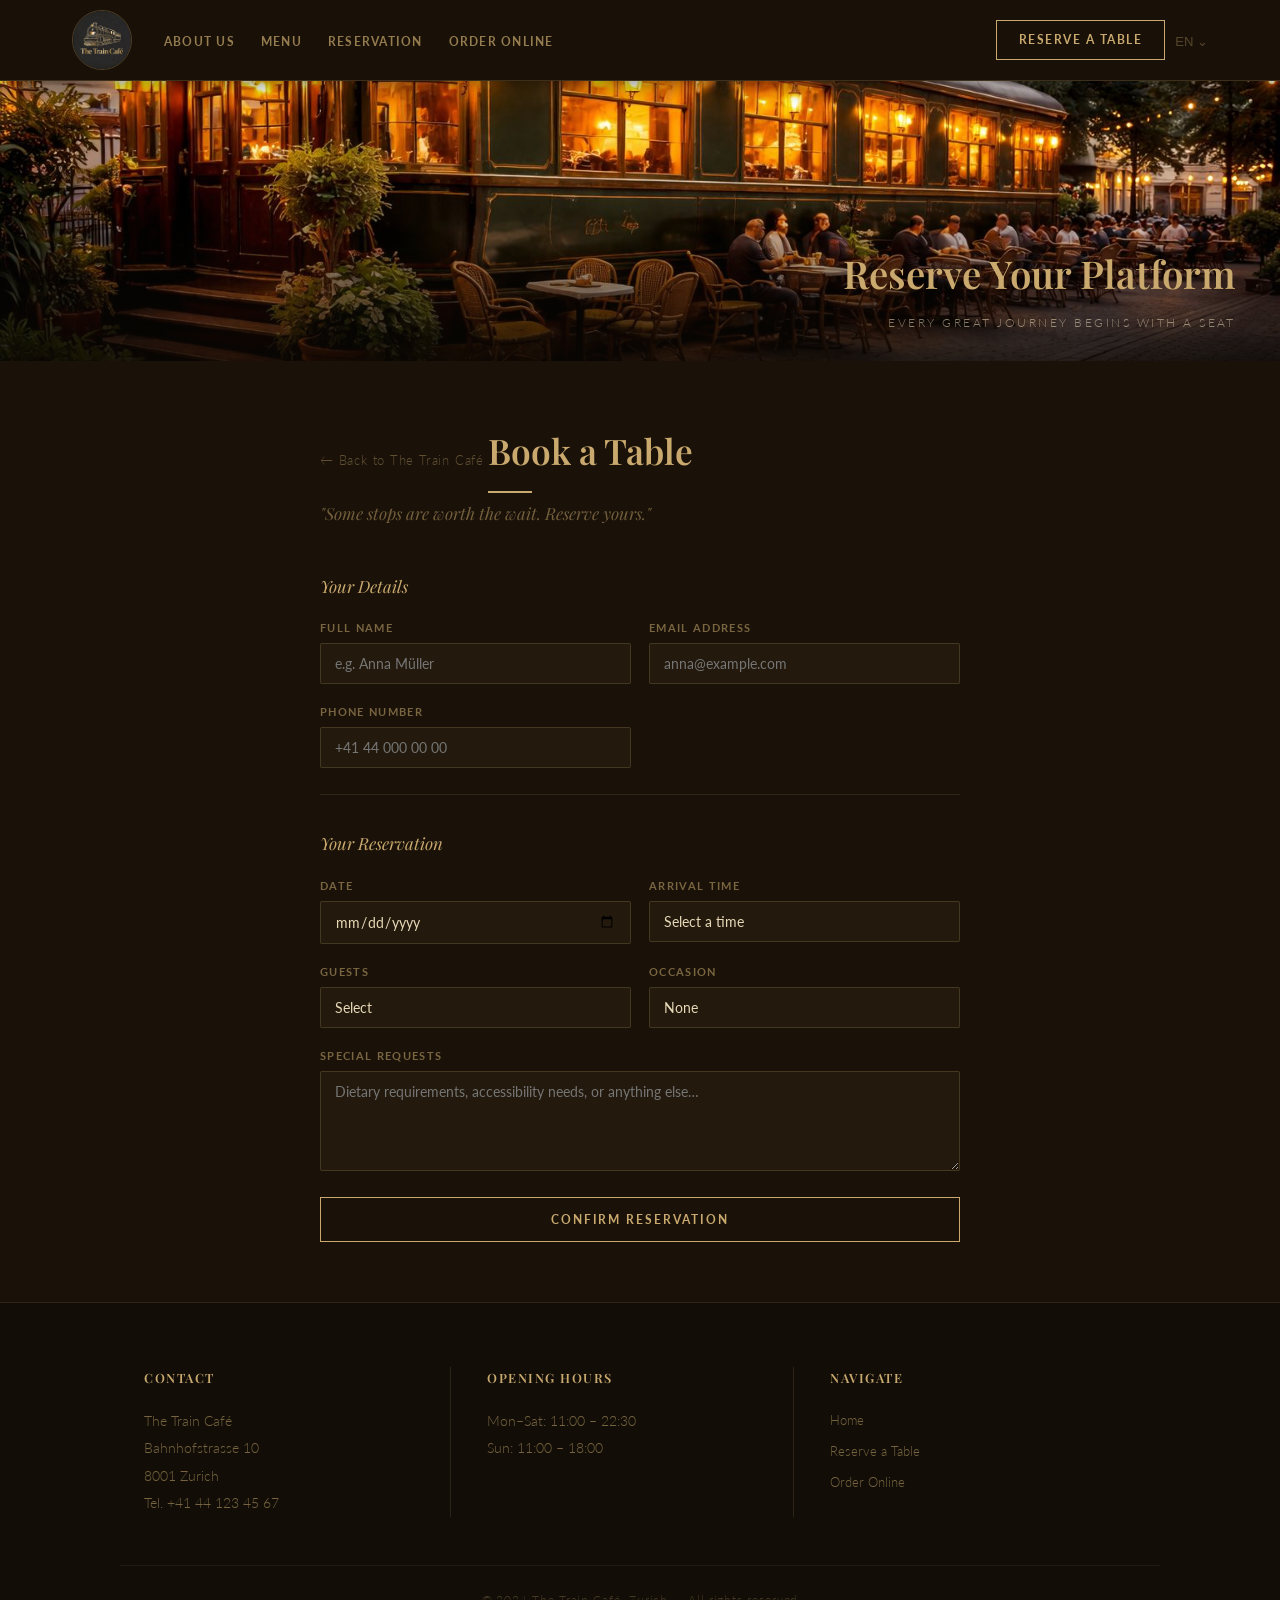
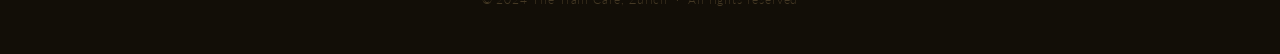
<file: Projects/Static_Website/booking.html>
<!DOCTYPE html>
<html lang="en">
<head>
    <meta charset="UTF-8">
    <meta name="viewport" content="width=device-width, initial-scale=1.0">
    <title>Reserve a Table — The Train Café</title>
    <meta name="description" content="Reserve a table at The Train Café in Zurich. Choose your date, time and number of guests for an unforgettable dining experience.">
    <link rel="preconnect" href="https://fonts.googleapis.com">
    <link rel="preconnect" href="https://fonts.gstatic.com" crossorigin>
    <link href="https://fonts.googleapis.com/css2?family=Playfair+Display:ital,wght@0,400;0,600;1,400&family=Lato:wght@300;400;700&display=swap" rel="stylesheet">
    <link rel="stylesheet" href="index.css">
</head>
<body>

    <header class="main-header">
        <div class="nav-container">
            <div class="nav-left">
                <img src="images/Logo.jpg" alt="The Train Café" class="mini-logo">
                <nav class="nav-links">
                    <a href="index.html#about-section">About Us</a>
                    <a href="index.html#menu-section">Menu</a>
                    <a href="booking.html">Reservation</a>
                    <a href="order.html">Order Online</a>
                </nav>
            </div>
            <div class="nav-right">
                <a href="booking.html" class="btn-reserve">Reserve a Table</a>
                <div class="lang-selector"><button>EN <span>&#8964;</span></button></div>
            </div>
        </div>
    </header>

    <section class="page-hero">
        <div class="hero-overlay">
            <h1>Reserve Your Platform</h1>
            <p>Every great journey begins with a seat</p>
        </div>
    </section>

    <section class="form-section">
        <a href="index.html" class="back-link">Back to The Train Café</a>
        <h2 class="section-title">Book a Table</h2>
        <p class="form-tagline">"Some stops are worth the wait. Reserve yours."</p>

        <form id="bookingForm" novalidate>
            <div class="form-grid">

                <p class="form-section-label">Your Details</p>

                <div class="form-group">
                    <label for="name">Full Name</label>
                    <input type="text" id="name" name="name" placeholder="e.g. Anna Müller" required autocomplete="name">
                </div>
                <div class="form-group">
                    <label for="email">Email Address</label>
                    <input type="email" id="email" name="email" placeholder="anna@example.com" required autocomplete="email">
                </div>
                <div class="form-group">
                    <label for="phone">Phone Number</label>
                    <input type="tel" id="phone" name="phone" placeholder="+41 44 000 00 00" autocomplete="tel">
                </div>
                <div class="form-group"><!-- spacer --></div>

                <div class="form-divider"></div>
                <p class="form-section-label">Your Reservation</p>

                <div class="form-group">
                    <label for="date">Date</label>
                    <input type="date" id="date" name="date" required>
                </div>
                <div class="form-group">
                    <label for="time">Arrival Time</label>
                    <select id="time" name="time" required>
                        <option value="">Select a time</option>
                        <option>11:00</option><option>12:00</option><option>13:00</option>
                        <option>14:00</option><option>18:00</option><option>19:00</option>
                        <option>20:00</option><option>21:00</option><option>22:00</option>
                    </select>
                </div>
                <div class="form-group">
                    <label for="guests">Guests</label>
                    <select id="guests" name="guests" required>
                        <option value="">Select</option>
                        <option>1</option><option>2</option><option>3</option>
                        <option>4</option><option>5</option><option>6</option>
                        <option>7</option><option>8+</option>
                    </select>
                </div>
                <div class="form-group">
                    <label for="occasion">Occasion</label>
                    <select id="occasion" name="occasion">
                        <option value="">None</option>
                        <option>Birthday</option><option>Anniversary</option>
                        <option>Business lunch</option><option>Date night</option><option>Other</option>
                    </select>
                </div>
                <div class="form-group full">
                    <label for="notes">Special Requests</label>
                    <textarea id="notes" name="notes" placeholder="Dietary requirements, accessibility needs, or anything else…"></textarea>
                </div>

                <button type="submit" class="submit-btn" id="submitBtn">Confirm Reservation</button>
                <div class="success-msg" id="successMsg">&#10003;&nbsp; Your table is reserved! We look forward to welcoming you aboard. A confirmation has been sent to your email.</div>
                <div class="error-msg" id="errorMsg">Something went wrong. Please try again or call us on +41 44 123 45 67.</div>
            </div>
        </form>
    </section>

    <footer class="site-footer">
        <div class="footer-container">
            <div class="footer-col">
                <h4 class="footer-heading">Contact</h4>
                <p>The Train Café</p>
                <p>Bahnhofstrasse 10</p>
                <p>8001 Zurich</p>
                <p>Tel. +41 44 123 45 67</p>
            </div>
            <div class="footer-col">
                <h4 class="footer-heading">Opening Hours</h4>
                <p>Mon–Sat: 11:00 – 22:30</p>
                <p>Sun: 11:00 – 18:00</p>
            </div>
            <div class="footer-col">
                <h4 class="footer-heading">Navigate</h4>
                <div class="footer-links">
                    <a href="index.html">Home</a>
                    <a href="booking.html">Reserve a Table</a>
                    <a href="order.html">Order Online</a>
                </div>
            </div>
        </div>
        <div class="footer-bottom">&copy; 2024 The Train Café, Zurich &nbsp;·&nbsp; All rights reserved</div>
    </footer>

    <script>
        // ── Set min date to today ──────────────────────
        const dateInput = document.getElementById('date');
        const today = new Date().toISOString().split('T')[0];
        dateInput.min = today;

        // ── API Gateway URL ───────────────────────────
        // Replace with your actual API Gateway Invoke URL from Phase 3 Step 5
        // Example: https://abc123.execute-api.us-east-1.amazonaws.com
        const API_URL = 'YOUR-API-GATEWAY-INVOKE-URL';

        // ── Form submission ───────────────────────────
        document.getElementById('bookingForm').addEventListener('submit', async function(e) {
            e.preventDefault();

            const btn = document.getElementById('submitBtn');
            const successMsg = document.getElementById('successMsg');
            const errorMsg = document.getElementById('errorMsg');

            // Hide previous messages
            successMsg.style.display = 'none';
            errorMsg.style.display = 'none';

            // Collect form data
            const data = {
                name:     document.getElementById('name').value.trim(),
                email:    document.getElementById('email').value.trim(),
                phone:    document.getElementById('phone').value.trim(),
                date:     document.getElementById('date').value,
                time:     document.getElementById('time').value,
                guests:   document.getElementById('guests').value,
                occasion: document.getElementById('occasion').value,
                notes:    document.getElementById('notes').value.trim()
            };

            // Basic validation
            if (!data.name || !data.email || !data.date || !data.time || !data.guests) {
                errorMsg.textContent = 'Please fill in all required fields.';
                errorMsg.style.display = 'block';
                return;
            }

            // Disable button while submitting
            btn.disabled = true;
            btn.textContent = 'Sending…';

            try {
                const res = await fetch(API_URL + '/booking', {
                    method: 'POST',
                    headers: { 'Content-Type': 'application/json' },
                    body: JSON.stringify(data)
                });

                if (!res.ok) throw new Error('Server error: ' + res.status);
                const json = await res.json();

                // Show success
                successMsg.style.display = 'block';
                document.getElementById('bookingForm').reset();
                btn.textContent = 'Reservation Confirmed';

            } catch (err) {
                console.error(err);
                errorMsg.textContent = 'Something went wrong. Please try again or call +41 44 123 45 67.';
                errorMsg.style.display = 'block';
                btn.disabled = false;
                btn.textContent = 'Confirm Reservation';
            }
        });
    </script>

</body>
</html>
</file>
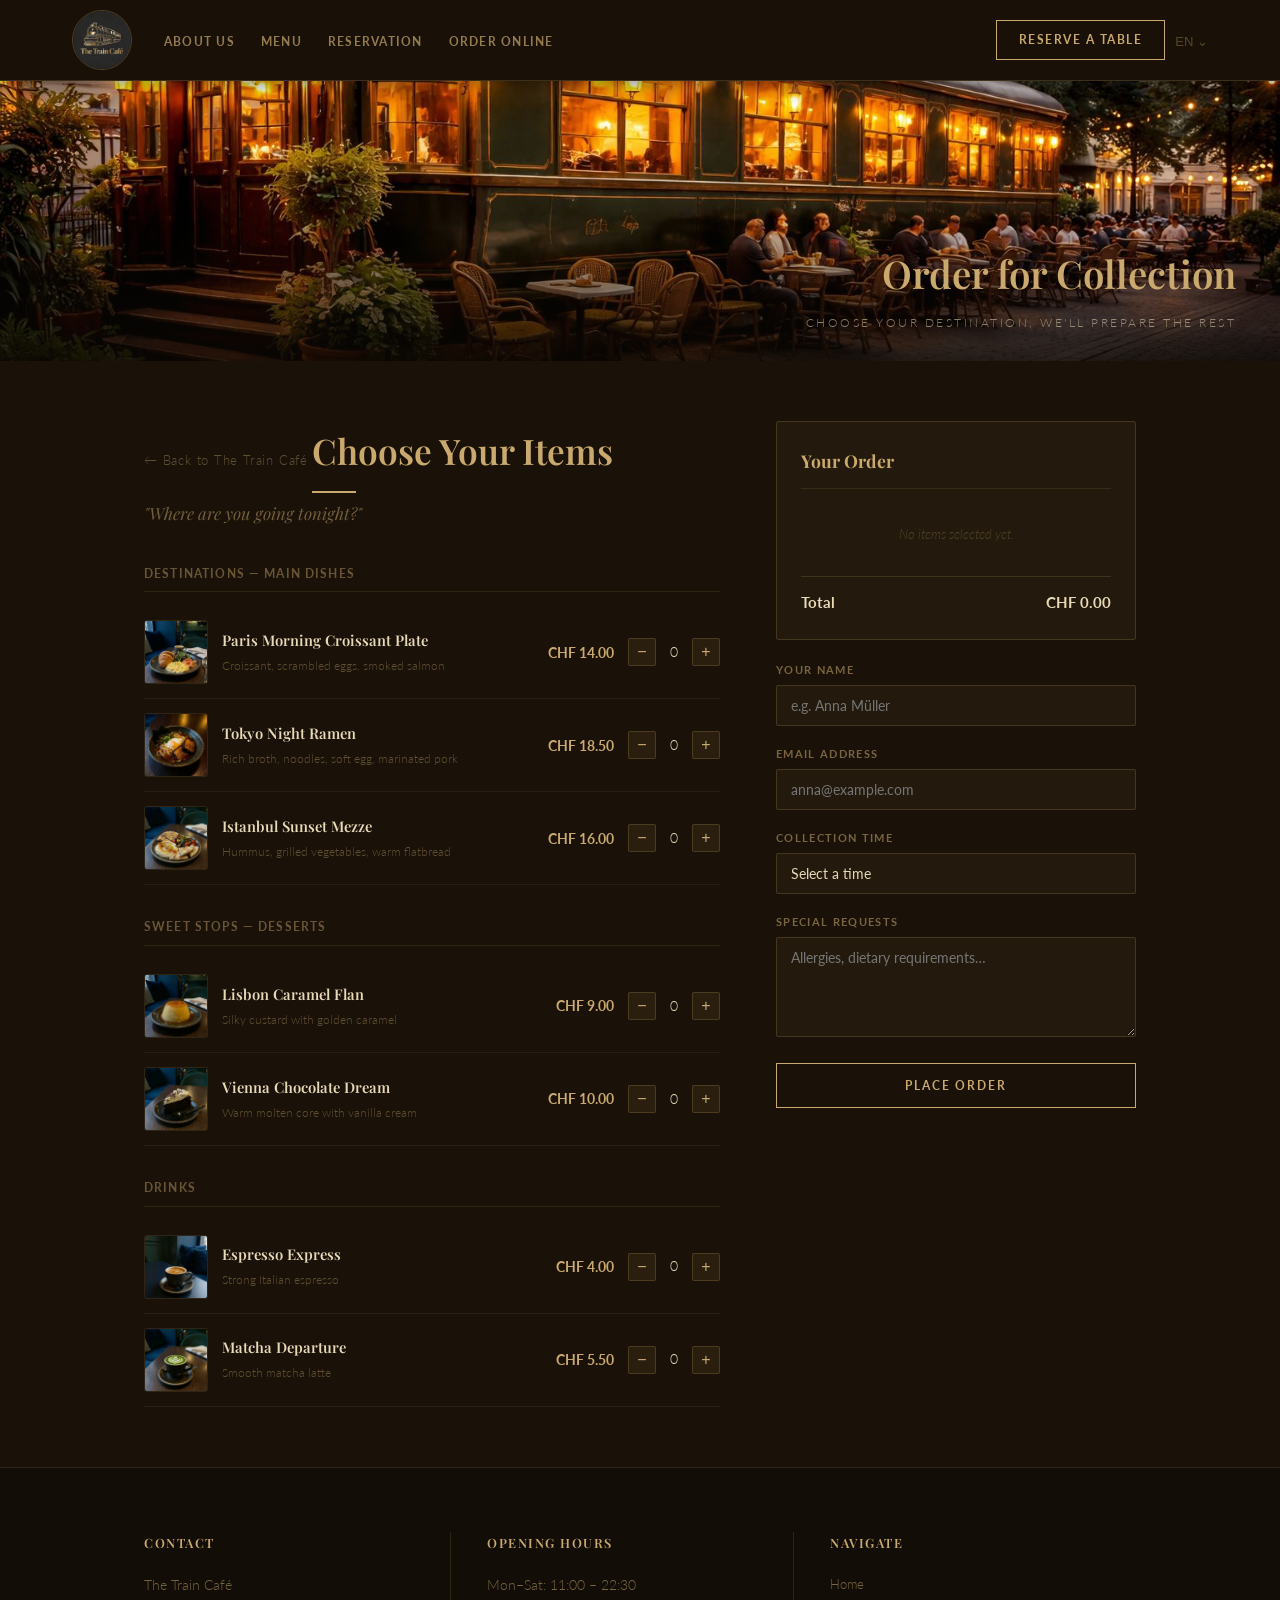
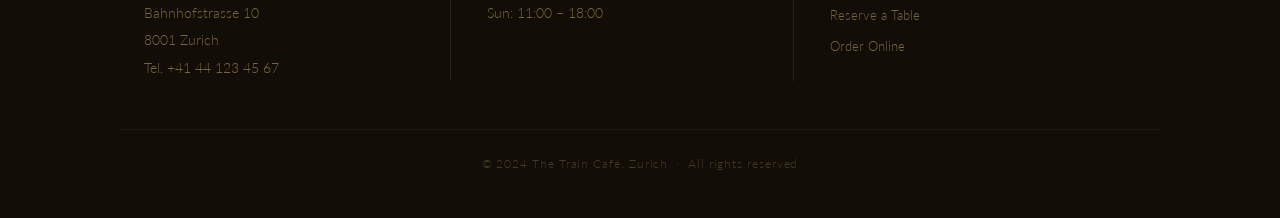
<file: Projects/Static_Website/order.html>
<!DOCTYPE html>
<html lang="en">
<head>
    <meta charset="UTF-8">
    <meta name="viewport" content="width=device-width, initial-scale=1.0">
    <title>Order Online — The Train Café</title>
    <meta name="description" content="Order online from The Train Café. Choose from our menu of international dishes and collect your order at the station.">
    <link rel="preconnect" href="https://fonts.googleapis.com">
    <link rel="preconnect" href="https://fonts.gstatic.com" crossorigin>
    <link href="https://fonts.googleapis.com/css2?family=Playfair+Display:ital,wght@0,400;0,600;1,400&family=Lato:wght@300;400;700&display=swap" rel="stylesheet">
    <link rel="stylesheet" href="index.css">
</head>
<body>

    <header class="main-header">
        <div class="nav-container">
            <div class="nav-left">
                <img src="images/Logo.jpg" alt="The Train Café" class="mini-logo">
                <nav class="nav-links">
                    <a href="index.html#about-section">About Us</a>
                    <a href="index.html#menu-section">Menu</a>
                    <a href="booking.html">Reservation</a>
                    <a href="order.html">Order Online</a>
                </nav>
            </div>
            <div class="nav-right">
                <a href="booking.html" class="btn-reserve">Reserve a Table</a>
                <div class="lang-selector"><button>EN <span>&#8964;</span></button></div>
            </div>
        </div>
    </header>

    <section class="page-hero">
        <div class="hero-overlay">
            <h1>Order for Collection</h1>
            <p>Choose your destination, we'll prepare the rest</p>
        </div>
    </section>

    <div class="order-layout">

        <!-- ── MENU PICKER ── -->
        <div class="menu-picker">
            <a href="index.html" class="back-link">Back to The Train Café</a>
            <h2 class="section-title">Choose Your Items</h2>
            <p class="form-tagline">"Where are you going tonight?"</p>

            <h3>Destinations — Main Dishes</h3>

            <div class="menu-item" data-name="Paris Morning Croissant Plate" data-price="14.00">
                <img src="images/Croissant.jpg" alt="Paris">
                <div class="menu-item-info">
                    <h4>Paris Morning Croissant Plate</h4>
                    <p>Croissant, scrambled eggs, smoked salmon</p>
                </div>
                <span class="menu-item-price">CHF 14.00</span>
                <div class="qty-control">
                    <button class="qty-btn" onclick="changeQty(this,-1)" aria-label="Decrease">&#8722;</button>
                    <span class="qty-num">0</span>
                    <button class="qty-btn" onclick="changeQty(this,1)" aria-label="Increase">&#43;</button>
                </div>
            </div>

            <div class="menu-item" data-name="Tokyo Night Ramen" data-price="18.50">
                <img src="images/Ramen.jpg" alt="Tokyo">
                <div class="menu-item-info">
                    <h4>Tokyo Night Ramen</h4>
                    <p>Rich broth, noodles, soft egg, marinated pork</p>
                </div>
                <span class="menu-item-price">CHF 18.50</span>
                <div class="qty-control">
                    <button class="qty-btn" onclick="changeQty(this,-1)" aria-label="Decrease">&#8722;</button>
                    <span class="qty-num">0</span>
                    <button class="qty-btn" onclick="changeQty(this,1)" aria-label="Increase">&#43;</button>
                </div>
            </div>

            <div class="menu-item" data-name="Istanbul Sunset Mezze" data-price="16.00">
                <img src="images/Meze.jpg" alt="Istanbul">
                <div class="menu-item-info">
                    <h4>Istanbul Sunset Mezze</h4>
                    <p>Hummus, grilled vegetables, warm flatbread</p>
                </div>
                <span class="menu-item-price">CHF 16.00</span>
                <div class="qty-control">
                    <button class="qty-btn" onclick="changeQty(this,-1)" aria-label="Decrease">&#8722;</button>
                    <span class="qty-num">0</span>
                    <button class="qty-btn" onclick="changeQty(this,1)" aria-label="Increase">&#43;</button>
                </div>
            </div>

            <h3>Sweet Stops — Desserts</h3>

            <div class="menu-item" data-name="Lisbon Caramel Flan" data-price="9.00">
                <img src="images/Flan.jpg" alt="Flan">
                <div class="menu-item-info">
                    <h4>Lisbon Caramel Flan</h4>
                    <p>Silky custard with golden caramel</p>
                </div>
                <span class="menu-item-price">CHF 9.00</span>
                <div class="qty-control">
                    <button class="qty-btn" onclick="changeQty(this,-1)" aria-label="Decrease">&#8722;</button>
                    <span class="qty-num">0</span>
                    <button class="qty-btn" onclick="changeQty(this,1)" aria-label="Increase">&#43;</button>
                </div>
            </div>

            <div class="menu-item" data-name="Vienna Chocolate Dream" data-price="10.00">
                <img src="images/Vienna%20Cake.jpg" alt="Chocolate">
                <div class="menu-item-info">
                    <h4>Vienna Chocolate Dream</h4>
                    <p>Warm molten core with vanilla cream</p>
                </div>
                <span class="menu-item-price">CHF 10.00</span>
                <div class="qty-control">
                    <button class="qty-btn" onclick="changeQty(this,-1)" aria-label="Decrease">&#8722;</button>
                    <span class="qty-num">0</span>
                    <button class="qty-btn" onclick="changeQty(this,1)" aria-label="Increase">&#43;</button>
                </div>
            </div>

            <h3>Drinks</h3>

            <div class="menu-item" data-name="Espresso Express" data-price="4.00">
                <img src="images/Espresso.jpg" alt="Espresso">
                <div class="menu-item-info">
                    <h4>Espresso Express</h4>
                    <p>Strong Italian espresso</p>
                </div>
                <span class="menu-item-price">CHF 4.00</span>
                <div class="qty-control">
                    <button class="qty-btn" onclick="changeQty(this,-1)" aria-label="Decrease">&#8722;</button>
                    <span class="qty-num">0</span>
                    <button class="qty-btn" onclick="changeQty(this,1)" aria-label="Increase">&#43;</button>
                </div>
            </div>

            <div class="menu-item" data-name="Matcha Departure" data-price="5.50">
                <img src="images/Matcha.jpg" alt="Matcha">
                <div class="menu-item-info">
                    <h4>Matcha Departure</h4>
                    <p>Smooth matcha latte</p>
                </div>
                <span class="menu-item-price">CHF 5.50</span>
                <div class="qty-control">
                    <button class="qty-btn" onclick="changeQty(this,-1)" aria-label="Decrease">&#8722;</button>
                    <span class="qty-num">0</span>
                    <button class="qty-btn" onclick="changeQty(this,1)" aria-label="Increase">&#43;</button>
                </div>
            </div>
        </div>

        <!-- ── ORDER SUMMARY + FORM ── -->
        <div class="order-form-panel">
            <div class="order-summary">
                <h3>Your Order</h3>
                <div class="summary-items" id="summaryItems">
                    <p class="summary-empty" id="summaryEmpty">No items selected yet.</p>
                </div>
                <div class="summary-total">
                    <span>Total</span>
                    <span id="totalPrice">CHF 0.00</span>
                </div>
            </div>

            <form id="orderForm" style="margin-top: 20px;" novalidate>
                <div class="form-grid">
                    <div class="form-group full">
                        <label for="order-name">Your Name</label>
                        <input type="text" id="order-name" name="name" placeholder="e.g. Anna Müller" required autocomplete="name">
                    </div>
                    <div class="form-group full">
                        <label for="order-email">Email Address</label>
                        <input type="email" id="order-email" name="email" placeholder="anna@example.com" required autocomplete="email">
                    </div>
                    <div class="form-group full">
                        <label for="pickup">Collection Time</label>
                        <select id="pickup" name="pickup" required>
                            <option value="">Select a time</option>
                            <option>11:30</option><option>12:00</option><option>12:30</option>
                            <option>13:00</option><option>13:30</option><option>18:00</option>
                            <option>18:30</option><option>19:00</option><option>19:30</option><option>20:00</option>
                        </select>
                    </div>
                    <div class="form-group full">
                        <label for="order-notes">Special Requests</label>
                        <textarea id="order-notes" name="notes" placeholder="Allergies, dietary requirements…"></textarea>
                    </div>
                    <button type="submit" class="submit-btn" id="submitBtn">Place Order</button>
                    <div class="success-msg" id="successMsg">&#10003;&nbsp; Order received! We'll have it ready for collection at your chosen time.</div>
                    <div class="error-msg" id="errorMsg">Something went wrong. Please try again or call +41 44 123 45 67.</div>
                </div>
            </form>
        </div>
    </div>

    <footer class="site-footer">
        <div class="footer-container">
            <div class="footer-col">
                <h4 class="footer-heading">Contact</h4>
                <p>The Train Café</p>
                <p>Bahnhofstrasse 10</p>
                <p>8001 Zurich</p>
                <p>Tel. +41 44 123 45 67</p>
            </div>
            <div class="footer-col">
                <h4 class="footer-heading">Opening Hours</h4>
                <p>Mon–Sat: 11:00 – 22:30</p>
                <p>Sun: 11:00 – 18:00</p>
            </div>
            <div class="footer-col">
                <h4 class="footer-heading">Navigate</h4>
                <div class="footer-links">
                    <a href="index.html">Home</a>
                    <a href="booking.html">Reserve a Table</a>
                    <a href="order.html">Order Online</a>
                </div>
            </div>
        </div>
        <div class="footer-bottom">&copy; 2024 The Train Café, Zurich &nbsp;·&nbsp; All rights reserved</div>
    </footer>

    <script>
        // ── API Gateway URL ───────────────────────────
        // Replace with your actual API Gateway Invoke URL from Phase 3 Step 5
        const API_URL = 'YOUR-API-GATEWAY-INVOKE-URL';

        // ── Cart state ────────────────────────────────
        const cart = {};  // { name: { price, qty } }

        function changeQty(btn, delta) {
            const item = btn.closest('.menu-item');
            const qtyEl = item.querySelector('.qty-num');
            const name = item.dataset.name;
            const price = parseFloat(item.dataset.price);

            let qty = parseInt(qtyEl.textContent) + delta;
            if (qty < 0) qty = 0;
            qtyEl.textContent = qty;

            if (qty === 0) {
                delete cart[name];
            } else {
                cart[name] = { price, qty };
            }
            updateSummary();
        }

        function updateSummary() {
            const summaryEl = document.getElementById('summaryItems');
            const emptyEl = document.getElementById('summaryEmpty');
            const totalEl = document.getElementById('totalPrice');
            const entries = Object.entries(cart);

            // Clear previous rows (keep the empty message element)
            summaryEl.querySelectorAll('.summary-row').forEach(r => r.remove());

            if (entries.length === 0) {
                emptyEl.style.display = 'block';
                totalEl.textContent = 'CHF 0.00';
                return;
            }
            emptyEl.style.display = 'none';

            let total = 0;
            entries.forEach(([name, { price, qty }]) => {
                const lineTotal = price * qty;
                total += lineTotal;
                const row = document.createElement('div');
                row.className = 'summary-row';
                row.innerHTML = `<span>${name} &times;${qty}</span><span>$${lineTotal.toFixed(2)}</span>`;
                summaryEl.appendChild(row);
            });
            totalEl.textContent = '$' + total.toFixed(2);
        }

        // ── Form submission ───────────────────────────
        document.getElementById('orderForm').addEventListener('submit', async function(e) {
            e.preventDefault();
            const btn = document.getElementById('submitBtn');
            const successMsg = document.getElementById('successMsg');
            const errorMsg = document.getElementById('errorMsg');
            successMsg.style.display = 'none';
            errorMsg.style.display = 'none';

            const name  = document.getElementById('order-name').value.trim();
            const email = document.getElementById('order-email').value.trim();
            const pickup = document.getElementById('pickup').value;
            const notes = document.getElementById('order-notes').value.trim();

            if (!name || !email || !pickup) {
                errorMsg.textContent = 'Please fill in your name, email, and collection time.';
                errorMsg.style.display = 'block';
                return;
            }
            if (Object.keys(cart).length === 0) {
                errorMsg.textContent = 'Please add at least one item to your order.';
                errorMsg.style.display = 'block';
                return;
            }

            // Build items string for DynamoDB
            const itemsSummary = Object.entries(cart)
                .map(([n, { qty, price }]) => `${n} x${qty} (CHF ${(price*qty).toFixed(2)})`)
                .join(', ');

            btn.disabled = true;
            btn.textContent = 'Placing Order…';

            try {
                const res = await fetch(API_URL + '/order', {
                    method: 'POST',
                    headers: { 'Content-Type': 'application/json' },
                    body: JSON.stringify({ name, email, pickup, notes, items: itemsSummary })
                });
                if (!res.ok) throw new Error('Server error: ' + res.status);
                const json = await res.json();

                successMsg.style.display = 'block';
                document.getElementById('orderForm').reset();
                // Reset all qty buttons
                document.querySelectorAll('.qty-num').forEach(el => el.textContent = '0');
                Object.keys(cart).forEach(k => delete cart[k]);
                updateSummary();
                btn.textContent = 'Order Placed!';

            } catch (err) {
                console.error(err);
                errorMsg.textContent = 'Something went wrong. Please try again or call +41 44 123 45 67.';
                errorMsg.style.display = 'block';
                btn.disabled = false;
                btn.textContent = 'Place Order';
            }
        });
    </script>

</body>
</html>
</file>
<file: Projects/Static_Website/index.css>
@import url('https://fonts.googleapis.com/css2?family=Playfair+Display:ital,wght@0,400;0,600;1,400&family=Lato:wght@300;400;700&display=swap');

/* ── Reset ─────────────────────────────────────────────── */
*, *::before, *::after { margin: 0; padding: 0; box-sizing: border-box; }
html { scroll-behavior: smooth; }
body { font-family: 'Lato', Georgia, serif; font-weight: 300; color: #e8d9b8; line-height: 1.7; background: #1a1209; }

/* ── Header ─────────────────────────────────────────────── */
.main-header {
  position: sticky; top: 0; z-index: 1000;
  background: rgba(26,18,9,0.97);
  width: 100%; padding: 10px 0;
  border-bottom: 1px solid rgba(201,169,110,0.2);
  box-shadow: 0 2px 20px rgba(0,0,0,0.5);
  backdrop-filter: blur(8px);
}
.nav-container { max-width: 1200px; margin: 0 auto; display: flex; justify-content: space-between; align-items: center; padding: 0 32px; }
.nav-left { display: flex; align-items: center; gap: 32px; }
.mini-logo { width: 60px; height: 60px; object-fit: cover; border-radius: 50%; flex-shrink: 0; border: 1px solid rgba(201,169,110,0.3); }
.nav-links a {
  text-decoration: none; color: rgba(201,169,110,0.7);
  margin-right: 22px; font-size: 0.78rem; font-weight: 700;
  letter-spacing: 0.1em; text-transform: uppercase;
  transition: color 0.2s; position: relative; padding-bottom: 2px;
}
.nav-links a::after {
  content: ''; position: absolute; bottom: 0; left: 0; right: 0;
  height: 1px; background: #c9a96e; transform: scaleX(0);
  transition: transform 0.25s;
}
.nav-links a:hover { color: #c9a96e; }
.nav-links a:hover::after { transform: scaleX(1); }
.nav-right { display: flex; align-items: center; gap: 10px; }
.btn-reserve {
  background: transparent; color: #c9a96e;
  border: 1px solid #c9a96e; padding: 9px 22px;
  font-family: 'Lato', serif; font-size: 0.72rem; font-weight: 700;
  letter-spacing: 0.13em; text-transform: uppercase;
  text-decoration: none; transition: background 0.25s, color 0.25s;
  white-space: nowrap;
}
.btn-reserve:hover { background: #c9a96e; color: #1a1209; }
.btn-signin {
  background: #e8c46a; color: #1a1209;
  border: 1px solid #e8c46a; padding: 9px 22px;
  font-family: 'Lato', serif; font-size: 0.72rem; font-weight: 700;
  letter-spacing: 0.13em; text-transform: uppercase;
  text-decoration: none; transition: background 0.25s, color 0.25s, border-color 0.25s;
  cursor: pointer; white-space: nowrap;
  box-shadow: 0 0 12px rgba(232,196,106,0.35);
}
.btn-signin:hover { background: #f5d882; border-color: #f5d882; color: #1a1209; box-shadow: 0 0 20px rgba(245,216,130,0.5); }
.lang-selector button { background: none; border: none; cursor: pointer; font-size: 0.82rem; color: rgba(201,169,110,0.35); }

/* ── Hero ────────────────────────────────────────────────── */
.hero-section {
  background: url('images/Banner.jpg') no-repeat center center / 100% auto;
  width: 100%;
  padding-top: 57.14%;
  background-color: #1a1209;
}

/* ── Layout ──────────────────────────────────────────────── */
.container { max-width: 1040px; margin: 0 auto; padding: 64px 24px; }
.section-title { font-family: 'Playfair Display', serif; font-size: 2.2rem; font-weight: 600; color: #c9a96e; display: inline-block; margin-bottom: 6px; }
.section-title::after { content: ''; display: block; width: 44px; height: 2px; background: #c9a96e; margin-top: 10px; }
.category-title { font-family: 'Playfair Display', serif; font-style: italic; font-size: 1.1rem; color: #c9a96e; margin: 40px 0 18px; letter-spacing: 0.04em; }

/* ── Cards ───────────────────────────────────────────────── */
.grid { display: grid; gap: 24px; }
.grid-3 { grid-template-columns: repeat(3, 1fr); }
.grid-2 { grid-template-columns: repeat(2, 1fr); }
.card { background: #231a0d; border-radius: 4px; overflow: hidden; transition: transform 0.3s, box-shadow 0.3s; border: 1px solid rgba(201,169,110,0.08); display: flex; flex-direction: column; }
.card:hover { transform: translateY(-6px); box-shadow: 0 20px 48px rgba(0,0,0,0.55); border-color: rgba(201,169,110,0.2); }
.card img { width: 100%; height: 200px; object-fit: cover; display: block; }
.card h4 { font-family: 'Playfair Display', serif; font-size: 1rem; font-weight: 600; color: #e8d9b8; margin: 16px 16px 6px; }
.card p { font-size: 0.86rem; color: rgba(232,217,184,0.5); line-height: 1.6; padding: 0 16px; flex: 1; }
.price { font-weight: 700; font-size: 0.88rem; color: #c9a96e; letter-spacing: 0.05em; display: block; padding: 10px 16px 14px; margin-top: auto; }

/* ── Menu CTA ────────────────────────────────────────────── */
.menu-cta { text-align: center; margin-top: 56px; padding-top: 48px; border-top: 1px solid rgba(201,169,110,0.15); }
.btn-cta { display: inline-block; background: transparent; color: #c9a96e; border: 1px solid #c9a96e; padding: 14px 44px; font-family: 'Lato', serif; font-size: 0.78rem; font-weight: 700; letter-spacing: 0.15em; text-transform: uppercase; text-decoration: none; transition: background 0.25s, color 0.25s; }
.btn-cta:hover { background: #c9a96e; color: #1a1209; }

/* ── About ───────────────────────────────────────────────── */
.about-us { margin-top: 72px; padding-top: 64px; border-top: 1px solid rgba(201,169,110,0.15); }
.about-flex { display: flex; gap: 56px; align-items: center; margin-top: 36px; }
.about-img { width: 300px; border-radius: 4px; flex-shrink: 0; border: 1px solid rgba(201,169,110,0.15); }
.about-text p { font-size: 1rem; color: rgba(232,217,184,0.7); margin-bottom: 18px; line-height: 1.85; }
.about-text em { font-family: 'Playfair Display', serif; font-style: italic; color: #c9a96e; }

/* ── Reviews ─────────────────────────────────────────────── */
.reviews-strip { background: #120e07; border-top: 1px solid rgba(201,169,110,0.12); border-bottom: 1px solid rgba(201,169,110,0.12); padding: 56px 0; margin-top: 80px; }
.reviews-inner { max-width: 1040px; margin: 0 auto; padding: 0 24px; }
.reviews-grid { display: grid; grid-template-columns: repeat(3, 1fr); gap: 28px; margin-top: 36px; }
.review-card { padding: 26px; border: 1px solid rgba(201,169,110,0.1); border-radius: 3px; background: #1a1209; }
.review-stars { color: #c9a96e; letter-spacing: 2px; margin-bottom: 14px; font-size: 0.85rem; }
.review-text { font-size: 0.88rem; color: rgba(232,217,184,0.6); line-height: 1.85; font-style: italic; margin-bottom: 16px; }
.review-author { font-size: 0.7rem; letter-spacing: 0.12em; text-transform: uppercase; color: rgba(201,169,110,0.45); }

/* ── Footer ──────────────────────────────────────────────── */
/* ── Map section ─────────────────────────────────────────── */
.map-section { background: #1a1209; border-top: 1px solid rgba(201,169,110,0.12); }
.map-inner { max-width: 1040px; margin: 0 auto; display: grid; grid-template-columns: 1fr 1.4fr; align-items: center; gap: 0; }
.map-text { padding: 4rem 4rem 4rem 24px; }
.section-eyebrow { font-size: 0.7rem; letter-spacing: 0.2em; text-transform: uppercase; color: #c9a96e; margin-bottom: 0.75rem; }
.map-title { font-family: 'Playfair Display', serif; font-size: 2rem; font-weight: 400; color: #e8d9b8; margin-bottom: 1rem; }
.map-address { font-size: 0.95rem; color: rgba(232,217,184,0.75); margin-bottom: 0.3rem; }
.map-hours { font-size: 0.82rem; color: rgba(201,169,110,0.55); letter-spacing: 0.04em; }
.map-image-wrap { overflow: hidden; height: 360px; }
.map-img { width: 100%; height: 100%; object-fit: cover; display: block; filter: sepia(20%) saturate(80%); transition: filter 0.3s; }
.map-image-wrap:hover .map-img { filter: sepia(0%) saturate(100%); }

/* ── Social icons ────────────────────────────────────────── */
.social-icons { display: flex; flex-direction: column; gap: 10px; margin-bottom: 4px; }
.social-icon {
  display: flex; align-items: center; gap: 10px;
  font-size: 0.82rem; font-weight: 700; letter-spacing: 0.08em; text-transform: uppercase;
  color: rgba(201,169,110,0.55); text-decoration: none;
  transition: color 0.2s; padding: 6px 0;
  border-bottom: 1px solid rgba(201,169,110,0.08);
}
.social-icon:last-child { border-bottom: none; }
.social-icon svg { flex-shrink: 0; opacity: 0.6; transition: opacity 0.2s; }
.social-icon:hover { color: #c9a96e; }
.social-icon:hover svg { opacity: 1; }

.site-footer { background: #120e07; color: #c9a96e; padding: 64px 0 44px; margin-top: 0; border-top: 1px solid rgba(201,169,110,0.15); }
.footer-container { display: flex; flex-direction: row; justify-content: center; max-width: 1040px; margin: 0 auto; padding: 0 24px; }
.footer-col { flex: 1; padding: 0 36px; border-right: 1px solid rgba(201,169,110,0.15); min-width: 220px; }
.footer-col:first-child { padding-left: 0; }
.footer-col:last-child { border-right: none; }
.footer-col h4, .footer-heading { font-family: 'Playfair Display', serif; font-size: 0.8rem; font-weight: 600; letter-spacing: 0.12em; text-transform: uppercase; color: #c9a96e; margin-bottom: 18px; }
.newsletter-title { margin-top: 28px; }
.footer-col p { font-size: 0.86rem; color: rgba(201,169,110,0.55); line-height: 2; }
.footer-links { display: flex; flex-direction: column; gap: 8px; margin-top: 20px; }
.footer-links a { font-size: 0.84rem; color: rgba(201,169,110,0.55); text-decoration: none; transition: color 0.2s; }
.footer-links a:hover { color: #c9a96e; }
.footer-bottom { text-align: center; max-width: 1040px; margin: 48px auto 0; padding: 24px 24px 0; border-top: 1px solid rgba(201,169,110,0.08); font-size: 0.72rem; color: rgba(201,169,110,0.28); letter-spacing: 0.08em; }
.ta-logo { width: 110px; height: auto; display: block; margin: 8px 0 22px; opacity: 0.45; filter: brightness(0) invert(1); }
.email-input { width: 100%; max-width: 240px; padding: 10px 14px; margin-top: 8px; border: 1px solid rgba(201,169,110,0.25); border-radius: 2px; background: rgba(255,255,255,0.03); font-family: 'Lato', serif; font-size: 0.86rem; color: #c9a96e; transition: border-color 0.2s; }
.email-input::placeholder { color: rgba(201,169,110,0.3); }
.email-input:focus { outline: none; border-color: #c9a96e; }

/* ── Page hero (booking/order subpages) ──────────────────── */
.page-hero { background: url('images/hero-train.jpg') no-repeat center center / cover; height: 280px; display: flex; align-items: flex-end; justify-content: flex-end; position: relative; }
.page-hero::after { content: ''; position: absolute; inset: 0; background: linear-gradient(to top, rgba(10,7,3,0.82) 0%, transparent 60%); }
.page-hero .hero-overlay { position: relative; z-index: 2; padding: 28px 44px; text-align: right; width: 100%; }
.page-hero .hero-overlay h1 { font-family: 'Playfair Display', serif; font-size: 2.4rem; color: #c9a96e; font-weight: 600; }
.page-hero .hero-overlay p { font-size: 0.78rem; color: rgba(232,217,184,0.55); letter-spacing: 0.2em; text-transform: uppercase; margin-top: 6px; }

/* ── Form styles ─────────────────────────────────────────── */
.form-section { max-width: 680px; margin: 60px auto; padding: 0 20px; }
.form-tagline { font-family: 'Playfair Display', serif; font-style: italic; color: rgba(201,169,110,0.5); margin-bottom: 36px; font-size: 1.05rem; }
.form-grid { display: grid; grid-template-columns: 1fr 1fr; gap: 18px; }
.form-group { display: flex; flex-direction: column; gap: 6px; }
.form-group.full { grid-column: 1 / -1; }
.form-group label { font-size: 0.7rem; letter-spacing: 0.12em; text-transform: uppercase; font-weight: 700; color: rgba(201,169,110,0.55); }
.form-group input, .form-group select, .form-group textarea { width: 100%; padding: 11px 14px; border: 1px solid rgba(201,169,110,0.2); border-radius: 2px; font-family: 'Lato', serif; font-size: 0.9rem; color: #e8d9b8; background: #231a0d; transition: border-color 0.2s; }
.form-group input:focus, .form-group select:focus, .form-group textarea:focus { outline: none; border-color: #c9a96e; background: #2a1f0e; }
.form-group textarea { resize: vertical; min-height: 100px; }
.form-group select { appearance: none; cursor: pointer; }
.form-divider { grid-column: 1 / -1; height: 1px; background: rgba(201,169,110,0.12); margin: 8px 0; }
.form-section-label { grid-column: 1 / -1; font-family: 'Playfair Display', serif; font-style: italic; color: #c9a96e; font-size: 1.05rem; margin-top: 8px; }
.submit-btn { grid-column: 1 / -1; background: #1a1209; color: #c9a96e; border: 1px solid #c9a96e; padding: 14px 40px; font-family: 'Lato', serif; font-size: 0.78rem; font-weight: 700; letter-spacing: 0.16em; text-transform: uppercase; cursor: pointer; transition: background 0.25s, color 0.25s; margin-top: 8px; }
.submit-btn:hover { background: #c9a96e; color: #1a1209; }
.submit-btn:disabled { opacity: 0.5; cursor: default; }
.success-msg { display: none; grid-column: 1 / -1; background: rgba(107,170,90,0.1); border: 1px solid rgba(107,170,90,0.35); color: #8fce78; padding: 14px 20px; font-style: italic; text-align: center; font-size: 0.9rem; }
.error-msg { display: none; grid-column: 1 / -1; background: rgba(224,112,112,0.08); border: 1px solid rgba(224,112,112,0.3); color: #e07070; padding: 14px 20px; font-style: italic; text-align: center; font-size: 0.9rem; }
.back-link { display: inline-block; margin: 0 0 28px; font-size: 0.82rem; color: rgba(201,169,110,0.4); text-decoration: none; letter-spacing: 0.06em; transition: color 0.2s; }
.back-link:hover { color: #c9a96e; }
.back-link::before { content: '← '; }

/* ── Sign-in Modal ───────────────────────────────────────── */
.modal-overlay { display: none; position: fixed; inset: 0; z-index: 9999; background: rgba(10,7,3,0.88); align-items: center; justify-content: center; }
.modal-overlay.open { display: flex; }
.modal-box { background: #231a0d; border: 1px solid rgba(201,169,110,0.25); padding: 44px 40px; max-width: 420px; width: 90%; border-radius: 4px; position: relative; }
.modal-close { position: absolute; top: 16px; right: 20px; background: none; border: none; color: rgba(201,169,110,0.4); font-size: 1.4rem; cursor: pointer; transition: color 0.2s; line-height: 1; }
.modal-close:hover { color: #c9a96e; }
.modal-logo { font-family: 'Playfair Display', serif; font-size: 0.9rem; color: #c9a96e; letter-spacing: 0.12em; text-transform: uppercase; margin-bottom: 4px; }
.modal-title { font-family: 'Playfair Display', serif; font-size: 1.9rem; font-weight: 400; color: #e8d9b8; margin-bottom: 4px; }
.modal-sub { font-size: 0.83rem; color: rgba(201,169,110,0.45); margin-bottom: 20px; }
.cognito-label { display: inline-flex; align-items: center; gap: 6px; font-size: 0.65rem; letter-spacing: 0.1em; text-transform: uppercase; color: rgba(201,169,110,0.38); border: 1px solid rgba(201,169,110,0.12); padding: 3px 10px; margin-bottom: 22px; }
.cognito-dot { width: 6px; height: 6px; border-radius: 50%; background: #FF9900; flex-shrink: 0; }
.modal-tabs { display: flex; border-bottom: 1px solid rgba(201,169,110,0.15); margin-bottom: 22px; }
.modal-tab { flex: 1; background: none; border: none; padding: 10px; font-family: 'Lato', serif; font-size: 0.72rem; font-weight: 700; letter-spacing: 0.1em; text-transform: uppercase; color: rgba(201,169,110,0.38); cursor: pointer; border-bottom: 2px solid transparent; transition: all 0.2s; }
.modal-tab.active { color: #c9a96e; border-bottom-color: #c9a96e; }
.auth-panel { display: none; }
.auth-panel.active { display: block; }
.modal-form .form-group { margin-bottom: 14px; }
.modal-form .form-group label { font-size: 0.68rem; letter-spacing: 0.1em; text-transform: uppercase; font-weight: 700; color: rgba(201,169,110,0.5); display: block; margin-bottom: 5px; }
.modal-form input { width: 100%; padding: 11px 14px; border: 1px solid rgba(201,169,110,0.2); border-radius: 2px; font-size: 0.9rem; color: #e8d9b8; background: #1a1209; font-family: 'Lato', serif; transition: border-color 0.2s; }
.modal-form input:focus { outline: none; border-color: #c9a96e; }
.forgot-link { display: block; text-align: right; font-size: 0.75rem; color: rgba(201,169,110,0.38); text-decoration: none; margin: -6px 0 12px; transition: color 0.2s; }
.forgot-link:hover { color: #c9a96e; }
.modal-submit { width: 100%; background: #c9a96e; color: #1a1209; border: none; padding: 13px; font-family: 'Lato', serif; font-size: 0.78rem; font-weight: 700; letter-spacing: 0.14em; text-transform: uppercase; cursor: pointer; transition: background 0.25s; margin-top: 8px; }
.modal-submit:hover { background: #e0bf7e; }

/* ── Order page ──────────────────────────────────────────── */
.order-layout { max-width: 1040px; margin: 60px auto; padding: 0 24px; display: grid; grid-template-columns: 1fr 360px; gap: 56px; align-items: start; }
.menu-picker h3 { font-size: 0.72rem; letter-spacing: 0.1em; text-transform: uppercase; color: rgba(201,169,110,0.45); margin: 32px 0 14px; border-bottom: 1px solid rgba(201,169,110,0.12); padding-bottom: 8px; }
.menu-picker h3:first-of-type { margin-top: 0; }
.menu-item { display: flex; align-items: center; gap: 14px; padding: 14px 0; border-bottom: 1px solid rgba(201,169,110,0.08); }
.menu-item img { width: 64px; height: 64px; object-fit: cover; border-radius: 3px; flex-shrink: 0; border: 1px solid rgba(201,169,110,0.12); }
.menu-item-info { flex: 1; }
.menu-item-info h4 { font-family: 'Playfair Display', serif; font-size: 0.92rem; font-weight: 600; margin-bottom: 2px; color: #e8d9b8; }
.menu-item-info p { font-size: 0.78rem; color: rgba(201,169,110,0.4); }
.menu-item-price { font-weight: 700; font-size: 0.86rem; color: #c9a96e; min-width: 52px; text-align: right; }
.qty-control { display: flex; align-items: center; gap: 8px; }
.qty-btn { width: 28px; height: 28px; border: 1px solid rgba(201,169,110,0.2); background: #2a1f0e; cursor: pointer; font-size: 1rem; line-height: 1; border-radius: 2px; color: #c9a96e; transition: border-color 0.2s, background 0.2s; }
.qty-btn:hover { border-color: #c9a96e; background: #3a2a14; }
.qty-num { min-width: 20px; text-align: center; font-size: 0.9rem; color: #e8d9b8; }
.order-form-panel { position: sticky; top: 96px; }
.order-summary { background: #231a0d; border: 1px solid rgba(201,169,110,0.2); padding: 24px; border-radius: 3px; }
.order-summary h3 { font-family: 'Playfair Display', serif; font-size: 1.1rem; margin-bottom: 18px; border-bottom: 1px solid rgba(201,169,110,0.12); padding-bottom: 12px; color: #c9a96e; }
.summary-items { min-height: 54px; margin-bottom: 14px; }
.summary-row { display: flex; justify-content: space-between; font-size: 0.84rem; padding: 5px 0; color: rgba(201,169,110,0.6); border-bottom: 1px solid rgba(201,169,110,0.06); }
.summary-row:last-child { border-bottom: none; }
.summary-total { display: flex; justify-content: space-between; font-weight: 700; font-size: 0.96rem; border-top: 1px solid rgba(201,169,110,0.18); padding-top: 12px; margin-top: 8px; color: #e8d9b8; }
.summary-empty { font-style: italic; color: rgba(201,169,110,0.28); font-size: 0.84rem; text-align: center; padding: 16px 0; }

/* ── Responsive ──────────────────────────────────────────── */
@media (max-width: 900px) {
  .grid-3 { grid-template-columns: repeat(2, 1fr); }
  .about-flex { flex-direction: column; }
  .about-img { width: 100%; max-width: 340px; }
  .footer-container { flex-direction: column; gap: 36px; }
  .footer-col { border-right: none; border-bottom: 1px solid rgba(201,169,110,0.1); padding: 0 0 28px; }
  .footer-col:last-child { border-bottom: none; }
  .order-layout { grid-template-columns: 1fr; }
  .order-form-panel { position: static; }
  .map-inner { grid-template-columns: 1fr; }
  .map-text { padding: 3rem 24px 2rem; }
  .map-image-wrap { height: 280px; }
}
@media (max-width: 660px) {
  .hero-section { height: 320px; }
}
@media (max-width: 600px) {
  .grid-3, .grid-2 { grid-template-columns: 1fr; }
  .nav-links { display: none; }
  .form-grid { grid-template-columns: 1fr; }
  .form-group.full, .submit-btn, .success-msg, .error-msg { grid-column: 1; }
  .modal-box { padding: 32px 20px; }
}
</file>
